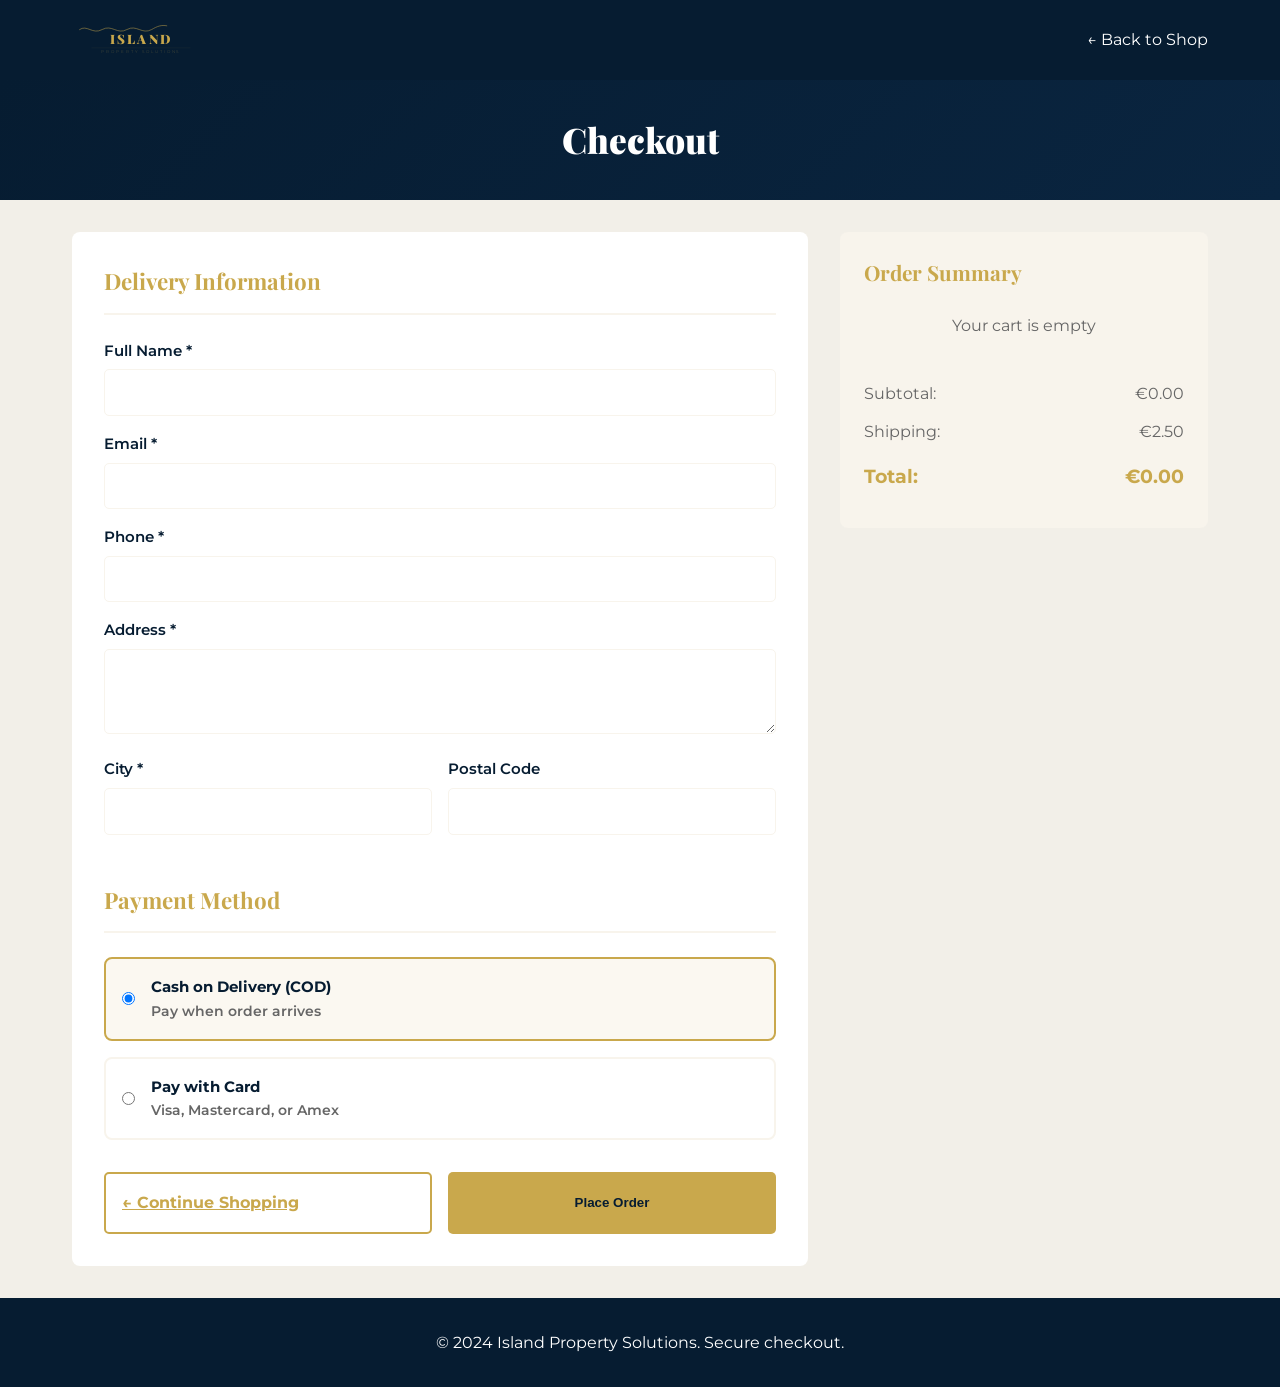
<file: checkout.html>
<!DOCTYPE html>
<html lang="en">
<head>
    <meta charset="UTF-8">
    <meta name="viewport" content="width=device-width, initial-scale=1.0">
    <title>Checkout - Island Property Solutions</title>
    <link href="https://fonts.googleapis.com/css2?family=Playfair+Display:ital,wght@0,700;0,900;1,400;1,700&family=Montserrat:wght@300;400;500;600&display=swap" rel="stylesheet">
    <link rel="preload" href="styles.css" as="style">
    
    <style>
        * { margin: 0; padding: 0; box-sizing: border-box; }
        :root { --navy: #061C31; --navy-mid: #0a2540; --gold: #C9A84C; --gold-light: #E0C270; --cream: #F8F4EC; --page: #F2EFE8; --muted: #666666; --light: #ffffff; }
        body { font-family: 'Montserrat', sans-serif; line-height: 1.6; color: var(--navy); background: var(--page); }
        header { background: var(--navy); color: var(--light); padding: 1rem 0; }
        .header-container { max-width: 1200px; margin: 0 auto; display: flex; justify-content: space-between; align-items: center; padding: 0 2rem; }
        .logo-svg { text-decoration: none; }
        .logo-svg svg { width: 140px; }
        nav a { color: var(--light); text-decoration: none; margin-left: 2rem; }
        .container { max-width: 1200px; margin: 0 auto; padding: 0 2rem; }
        .page-header { background: linear-gradient(135deg, var(--navy) 0%, var(--navy-mid) 100%); color: var(--light); padding: 2rem; text-align: center; }
        .page-header h1 { font-family: 'Playfair Display', serif; font-size: 2.2rem; font-weight: 900; }
        .checkout-container { display: grid; grid-template-columns: 2fr 1fr; gap: 2rem; margin: 2rem 0; }
        .checkout-form { background: var(--light); padding: 2rem; border-radius: 8px; }
        .form-section { margin-bottom: 2rem; }
        .form-section h2 { font-family: 'Playfair Display', serif; font-size: 1.4rem; color: var(--gold); margin-bottom: 1.5rem; padding-bottom: 0.8rem; border-bottom: 2px solid var(--cream); font-weight: 700; }
        .form-group { margin-bottom: 1rem; }
        label { display: block; margin-bottom: 0.4rem; font-weight: 600; font-size: 0.95rem; }
        input, select, textarea { width: 100%; padding: 0.8rem; border: 1px solid var(--cream); border-radius: 5px; font-family: inherit; font-size: 0.95rem; }
        .form-row { display: grid; grid-template-columns: 1fr 1fr; gap: 1rem; }
        .order-summary { background: var(--cream); padding: 1.5rem; border-radius: 8px; height: fit-content; }
        .order-summary h2 { font-family: 'Playfair Display', serif; font-size: 1.3rem; color: var(--gold); margin-bottom: 1.5rem; font-weight: 700; }
        .cart-items { margin-bottom: 1.5rem; max-height: 300px; overflow-y: auto; }
        .cart-item { display: flex; justify-content: space-between; padding: 0.8rem 0; border-bottom: 1px solid var(--cream); font-size: 0.95rem; }
        .summary-row { display: flex; justify-content: space-between; margin-bottom: 0.8rem; color: var(--muted); }
        .summary-row.total { color: var(--gold); font-weight: bold; font-size: 1.2rem; margin-top: 1rem; }
        .btn { padding: 1rem; border: none; border-radius: 5px; font-weight: bold; cursor: pointer; transition: all 0.3s; }
        .btn-primary { background: var(--gold); color: var(--navy); }
        .btn-primary:hover { background: var(--gold-light); transform: translateY(-2px); }
        .btn-secondary { background: transparent; color: var(--gold); border: 2px solid var(--gold); }
        .success-message { display: none; background: var(--cream); border: 2px solid var(--gold); padding: 2rem; border-radius: 8px; text-align: center; margin: 2rem 0; }
        .success-message.show { display: block; }
        .success-message h2 { color: var(--gold); font-family: 'Playfair Display', serif; margin-bottom: 1rem; font-size: 1.8rem; font-weight: 900; }
        .button-group { display: grid; grid-template-columns: 1fr 1fr; gap: 1rem; margin-top: 2rem; }
        footer { background: var(--navy); color: var(--light); text-align: center; padding: 2rem; }
        .payment-option { display: flex; align-items: center; padding: 1rem; border: 2px solid var(--cream); border-radius: 8px; cursor: pointer; margin-bottom: 1rem; }
        .payment-option input { width: auto; margin-right: 1rem; }
        .card-fields { display: none; margin-top: 1rem; padding-top: 1rem; border-top: 1px solid var(--cream); }
        .card-fields.show { display: block; }
        @media (max-width: 768px) {
            .checkout-container { grid-template-columns: 1fr; }
            .form-row { grid-template-columns: 1fr; }
            .button-group { grid-template-columns: 1fr; }
            .page-header h1 { font-size: 1.6rem; }
        }
    </style>
</head>
<body>
    <header>
        <div class="header-container">
            <a href="index.html" class="logo-svg">
                <svg viewBox="0 0 260 68" width="160" height="40">
                    <path d="M14,22 C28,12 38,32 56,22 C74,12 84,32 102,22 C120,12 130,32 148,22 C158,16 166,13 176,15" fill="none" stroke="#C9A84C" stroke-width="1.5" stroke-linecap="round" opacity="0.6"/>
                    <text x="128" y="48" text-anchor="middle" font-family="'Playfair Display',serif" font-size="24" font-weight="900" letter-spacing="4" fill="#C9A84C">ISLAND</text>
                    <line x1="36" y1="56" x2="220" y2="56" stroke="#C9A84C" stroke-width="0.5" opacity="0.18"/>
                    <text x="128" y="65" text-anchor="middle" font-family="'Montserrat',sans-serif" font-size="7" font-weight="300" letter-spacing="3.5" fill="#C9A84C" opacity="0.4">PROPERTY SOLUTIONS</text>
                </svg>
            </a>
            <nav>
                <a href="shop.html">← Back to Shop</a>
            </nav>
        </div>
    </header>

    <section class="page-header">
        <div class="container">
            <h1>Checkout</h1>
        </div>
    </section>

    <div class="container">
        <div class="success-message" id="successMessage">
            <h2>✓ Order Confirmed</h2>
            <p>Thank you for your purchase!</p>
            <div id="orderNumber" style="font-weight: bold; color: var(--gold); font-size: 1.1rem; margin-top: 1rem;"></div>
            <p style="margin-top: 1rem;">We will contact you shortly with delivery details.</p>
            <a href="shop.html" class="btn btn-primary" style="display: inline-block; width: auto; margin-top: 1rem;">Continue Shopping</a>
        </div>

        <div id="checkoutForm">
            <div class="checkout-container">
                <div class="checkout-form">
                    <div class="form-section">
                        <h2>Delivery Information</h2>
                        <div class="form-group">
                            <label>Full Name *</label>
                            <input type="text" id="fullName" required>
                        </div>
                        <div class="form-group">
                            <label>Email *</label>
                            <input type="email" id="email" required>
                        </div>
                        <div class="form-group">
                            <label>Phone *</label>
                            <input type="tel" id="phone" required>
                        </div>
                        <div class="form-group">
                            <label>Address *</label>
                            <textarea id="address" rows="3" required></textarea>
                        </div>
                        <div class="form-row">
                            <div class="form-group">
                                <label>City *</label>
                                <input type="text" id="city" required>
                            </div>
                            <div class="form-group">
                                <label>Postal Code</label>
                                <input type="text" id="postalCode">
                            </div>
                        </div>
                    </div>

                    <div class="form-section">
                        <h2>Payment Method</h2>
                        <label class="payment-option" id="codOption">
                            <input type="radio" name="paymentMethod" value="cod" checked onchange="togglePaymentMethod('cod')">
                            <div>
                                <strong>Cash on Delivery (COD)</strong>
                                <div style="font-size: 0.9rem; color: var(--muted);">Pay when order arrives</div>
                            </div>
                        </label>

                        <label class="payment-option" id="cardOption">
                            <input type="radio" name="paymentMethod" value="card" onchange="togglePaymentMethod('card')">
                            <div>
                                <strong>Pay with Card</strong>
                                <div style="font-size: 0.9rem; color: var(--muted);">Visa, Mastercard, or Amex</div>
                            </div>
                        </label>

                        <div class="card-fields" id="cardFields">
                            <div class="form-group">
                                <label>Cardholder Name *</label>
                                <input type="text" id="cardName">
                            </div>
                            <div class="form-group">
                                <label>Card Number *</label>
                                <input type="text" id="cardNumber" placeholder="1234 5678 9012 3456">
                            </div>
                            <div class="form-row">
                                <div class="form-group">
                                    <label>Expiry (MM/YY) *</label>
                                    <input type="text" id="cardExpiry" placeholder="12/25">
                                </div>
                                <div class="form-group">
                                    <label>CVV *</label>
                                    <input type="text" id="cardCVV" placeholder="123">
                                </div>
                            </div>
                        </div>
                    </div>

                    <div class="button-group">
                        <a href="shop.html" class="btn btn-secondary">← Continue Shopping</a>
                        <button class="btn btn-primary" onclick="placeOrder()">Place Order</button>
                    </div>
                </div>

                <div class="order-summary">
                    <h2>Order Summary</h2>
                    <div class="cart-items" id="cartItems"></div>
                    <div style="padding-top: 1rem; border-top: 2px solid var(--cream);">
                        <div class="summary-row">
                            <span>Subtotal:</span>
                            <span id="subtotal">€0.00</span>
                        </div>
                        <div class="summary-row">
                            <span>Shipping:</span>
                            <span>€2.50</span>
                        </div>
                        <div class="summary-row total">
                            <span>Total:</span>
                            <span id="total">€0.00</span>
                        </div>
                    </div>
                </div>
            </div>
        </div>
    </div>

    <footer>
        <p>&copy; 2024 Island Property Solutions. Secure checkout.</p>
    </footer>

    <script>
        function getCart() {
            try { return JSON.parse(localStorage.getItem('cart')) || []; }
            catch (e) { return []; }
        }
        
        function loadCheckoutCart() {
            const cart = getCart();
            const container = document.getElementById('cartItems');
            if (!container) return;
            if (cart.length === 0) {
                container.innerHTML = '<p style="text-align: center; color: #666;">Your cart is empty</p>';
                return;
            }
            let subtotal = 0;
            container.innerHTML = cart.map(item => {
                const itemTotal = item.price * item.quantity;
                subtotal += itemTotal;
                return `<div class="cart-item"><div><strong>${item.name}</strong><div style="font-size: 0.9rem; color: var(--muted);">Qty: ${item.quantity}</div></div><div style="color: var(--gold); font-weight: bold;">€${itemTotal.toFixed(2)}</div></div>`;
            }).join('');
            const total = subtotal + 2.50;
            document.getElementById('subtotal').textContent = `€${subtotal.toFixed(2)}`;
            document.getElementById('total').textContent = `€${total.toFixed(2)}`;
        }
        
        if (document.readyState === 'loading') {
            document.addEventListener('DOMContentLoaded', loadCheckoutCart);
        } else {
            loadCheckoutCart();
        }
    </script>

    <link rel="stylesheet" href="styles.css">
    <script src="script.js" defer></script>
    <script src="checkout.js" defer></script>
</body>
</html>
</file>
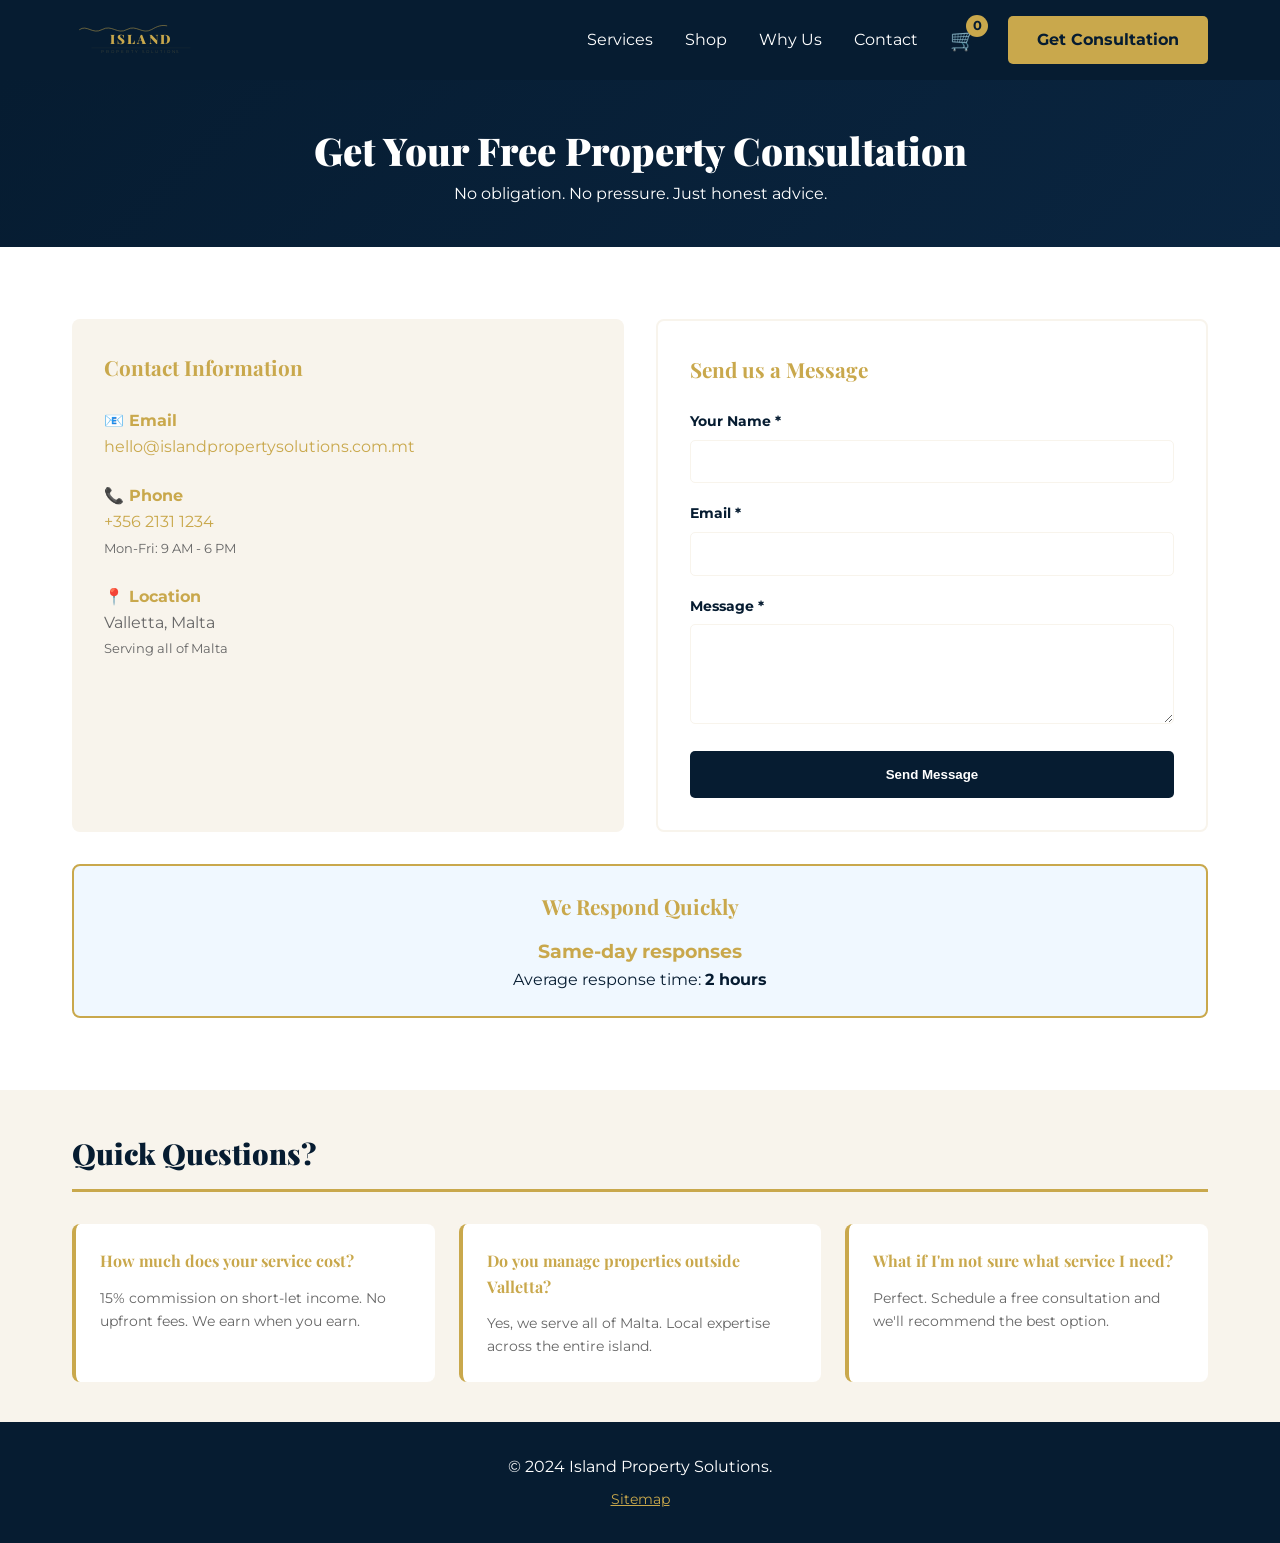
<file: contact.html>
<!DOCTYPE html>
<html lang="en">
<head>
    <meta charset="UTF-8">
    <meta name="viewport" content="width=device-width, initial-scale=1.0">
    <meta name="description" content="Contact Island Property Solutions for property management services in Malta.">
    <title>Contact - Island Property Solutions | Get Free Consultation</title>
    <link href="https://fonts.googleapis.com/css2?family=Playfair+Display:ital,wght@0,700;0,900;1,400;1,700&family=Montserrat:wght@300;400;500;600&display=swap" rel="stylesheet">
    <link rel="preload" href="styles.css" as="style">
    
    <style>
        * { margin: 0; padding: 0; box-sizing: border-box; }
        :root { --navy: #061C31; --navy-mid: #0a2540; --gold: #C9A84C; --gold-light: #E0C270; --cream: #F8F4EC; --page: #F2EFE8; --muted: #666666; --light: #ffffff; }
        body { font-family: 'Montserrat', sans-serif; line-height: 1.6; color: var(--navy); background: var(--page); }
        header { background: var(--navy); color: var(--light); padding: 1rem 0; position: sticky; top: 0; z-index: 100; }
        .header-container { max-width: 1200px; margin: 0 auto; display: flex; justify-content: space-between; align-items: center; padding: 0 2rem; }
        .logo-svg { text-decoration: none; }
        .logo-svg svg { width: 140px; }
        nav { display: flex; gap: 2rem; align-items: center; }
        nav a { color: var(--light); text-decoration: none; }
        .cart-icon { position: relative; font-size: 1.3rem; }
        .cart-count { position: absolute; top: -8px; right: -12px; background: var(--gold); color: var(--navy); border-radius: 50%; width: 22px; height: 22px; display: flex; align-items: center; justify-content: center; font-size: 0.8rem; font-weight: bold; }
        .cta-button { background: var(--gold); color: var(--navy); padding: 0.7rem 1.8rem; border-radius: 5px; font-weight: bold; text-decoration: none; }
        .container { max-width: 1200px; margin: 0 auto; padding: 0 2rem; }
        .page-header { background: linear-gradient(135deg, var(--navy) 0%, var(--navy-mid) 100%); color: var(--light); padding: 2.5rem 2rem; text-align: center; }
        .page-header h1 { font-family: 'Playfair Display', serif; font-size: 2.4rem; font-weight: 900; }
        section { padding: 2.5rem 0; }
        .contact-grid { display: grid; grid-template-columns: 1fr 1fr; gap: 2rem; margin-top: 2rem; }
        .contact-box { background: var(--cream); padding: 2rem; border-radius: 8px; }
        .contact-box h3 { color: var(--gold); margin-bottom: 1.5rem; font-size: 1.3rem; font-family: 'Playfair Display', serif; font-weight: 700; }
        .contact-item { margin-bottom: 1.5rem; }
        .contact-label { color: var(--gold); font-weight: bold; margin-bottom: 0.3rem; }
        .contact-value { color: var(--muted); font-size: 1rem; }
        .contact-value a { color: var(--gold); text-decoration: none; }
        .form-box { background: var(--light); padding: 2rem; border-radius: 8px; border: 2px solid var(--cream); }
        .form-box h3 { color: var(--gold); margin-bottom: 1.5rem; font-size: 1.3rem; font-family: 'Playfair Display', serif; font-weight: 700; }
        .form-group { margin-bottom: 1.2rem; }
        label { display: block; margin-bottom: 0.4rem; font-weight: bold; font-size: 0.9rem; }
        input, textarea { width: 100%; padding: 0.8rem; border: 1px solid var(--cream); border-radius: 5px; font-family: inherit; }
        textarea { resize: vertical; min-height: 100px; }
        .submit-btn { background: var(--navy); color: var(--light); padding: 1rem; border: none; border-radius: 5px; font-weight: bold; cursor: pointer; width: 100%; }
        .submit-btn:hover { background: var(--gold); color: var(--navy); }
        .response-message { padding: 1rem; border-radius: 5px; margin-bottom: 1rem; display: none; background: #d4edda; color: #155724; border: 1px solid #c3e6cb; }
        .response-message.show { display: block; }
        .trust-box { background: #f0f8ff; padding: 1.5rem; border-radius: 8px; border: 2px solid var(--gold); text-align: center; margin: 2rem 0; }
        .trust-box h3 { color: var(--gold); margin-bottom: 0.8rem; font-size: 1.3rem; font-family: 'Playfair Display', serif; }
        .faq-grid { display: grid; grid-template-columns: repeat(auto-fit, minmax(300px, 1fr)); gap: 1.5rem; margin-top: 2rem; }
        .faq-item { background: var(--light); padding: 1.5rem; border-radius: 8px; border-left: 4px solid var(--gold); }
        .faq-question { color: var(--gold); font-weight: bold; margin-bottom: 0.8rem; font-family: 'Playfair Display', serif; }
        .faq-answer { color: var(--muted); font-size: 0.9rem; }
        .section-title { font-family: 'Playfair Display', serif; font-size: 1.8rem; margin-bottom: 1.5rem; color: var(--navy); border-bottom: 3px solid var(--gold); padding-bottom: 0.8rem; font-weight: 900; }
        footer { background: var(--navy); color: var(--light); text-align: center; padding: 2rem; }
        footer a { color: var(--gold); }
        @media (max-width: 768px) {
            .header-container { flex-direction: column; gap: 1rem; }
            nav { flex-direction: column; width: 100%; }
            .page-header h1 { font-size: 1.8rem; }
            .contact-grid { grid-template-columns: 1fr; }
        }
    </style>
</head>
<body>
    <header>
        <div class="header-container">
            <a href="index.html" class="logo-svg">
                <svg viewBox="0 0 260 68" width="160" height="40">
                    <path d="M14,22 C28,12 38,32 56,22 C74,12 84,32 102,22 C120,12 130,32 148,22 C158,16 166,13 176,15" fill="none" stroke="#C9A84C" stroke-width="1.5" stroke-linecap="round" opacity="0.6"/>
                    <text x="128" y="48" text-anchor="middle" font-family="'Playfair Display',serif" font-size="24" font-weight="900" letter-spacing="4" fill="#C9A84C">ISLAND</text>
                    <line x1="36" y1="56" x2="220" y2="56" stroke="#C9A84C" stroke-width="0.5" opacity="0.18"/>
                    <text x="128" y="65" text-anchor="middle" font-family="'Montserrat',sans-serif" font-size="7" font-weight="300" letter-spacing="3.5" fill="#C9A84C" opacity="0.4">PROPERTY SOLUTIONS</text>
                </svg>
            </a>
            <nav>
                <a href="services.html">Services</a>
                <a href="shop.html">Shop</a>
                <a href="why-us.html">Why Us</a>
                <a href="contact.html">Contact</a>
                <a href="shop.html" class="cart-icon">🛒 <span class="cart-count" id="cart-count">0</span></a>
                <a href="contact.html" class="cta-button">Get Consultation</a>
            </nav>
        </div>
    </header>

    <section class="page-header">
        <div class="container">
            <h1>Get Your Free Property Consultation</h1>
            <p>No obligation. No pressure. Just honest advice.</p>
        </div>
    </section>

    <section style="background: var(--light);">
        <div class="container">
            <div class="contact-grid">
                <div class="contact-box">
                    <h3>Contact Information</h3>
                    <div class="contact-item">
                        <span class="contact-label">📧 Email</span>
                        <div class="contact-value">
                            <a href="mailto:hello@islandpropertysolutions.com.mt">hello@islandpropertysolutions.com.mt</a>
                        </div>
                    </div>
                    <div class="contact-item">
                        <span class="contact-label">📞 Phone</span>
                        <div class="contact-value">
                            <a href="tel:+35621311234">+356 2131 1234</a><br>
                            <small style="color: var(--muted);">Mon-Fri: 9 AM - 6 PM</small>
                        </div>
                    </div>
                    <div class="contact-item">
                        <span class="contact-label">📍 Location</span>
                        <div class="contact-value">
                            Valletta, Malta<br>
                            <small style="color: var(--muted);">Serving all of Malta</small>
                        </div>
                    </div>
                </div>

                <div class="form-box">
                    <h3>Send us a Message</h3>
                    <div id="response-message" class="response-message">Thank you! We'll be in touch within 2 hours.</div>
                    <form id="contactForm" onsubmit="handleContactSubmit(event)">
                        <div class="form-group">
                            <label>Your Name *</label>
                            <input type="text" required>
                        </div>
                        <div class="form-group">
                            <label>Email *</label>
                            <input type="email" required>
                        </div>
                        <div class="form-group">
                            <label>Message *</label>
                            <textarea required></textarea>
                        </div>
                        <button type="submit" class="submit-btn">Send Message</button>
                    </form>
                </div>
            </div>

            <div class="trust-box">
                <h3>We Respond Quickly</h3>
                <p><strong style="color: var(--gold); font-size: 1.2rem;">Same-day responses</strong></p>
                <p>Average response time: <strong>2 hours</strong></p>
            </div>
        </div>
    </section>

    <section style="background: var(--cream);">
        <div class="container">
            <h2 class="section-title">Quick Questions?</h2>
            <div class="faq-grid">
                <div class="faq-item">
                    <div class="faq-question">How much does your service cost?</div>
                    <div class="faq-answer">15% commission on short-let income. No upfront fees. We earn when you earn.</div>
                </div>
                <div class="faq-item">
                    <div class="faq-question">Do you manage properties outside Valletta?</div>
                    <div class="faq-answer">Yes, we serve all of Malta. Local expertise across the entire island.</div>
                </div>
                <div class="faq-item">
                    <div class="faq-question">What if I'm not sure what service I need?</div>
                    <div class="faq-answer">Perfect. Schedule a free consultation and we'll recommend the best option.</div>
                </div>
            </div>
        </div>
    </section>

    <footer>
        <p>&copy; 2024 Island Property Solutions.</p>
        <p style="margin-top: 0.5rem; font-size: 0.9rem;"><a href="sitemap.xml">Sitemap</a></p>
    </footer>

    <script>
        function getCart() { try { return JSON.parse(localStorage.getItem('cart')) || []; } catch (e) { return []; } }
        function updateCartCount() { const cart = getCart(); const count = cart.reduce((total, item) => total + item.quantity, 0); document.getElementById('cart-count').textContent = count; }
        if (document.readyState === 'loading') { document.addEventListener('DOMContentLoaded', updateCartCount); } else { updateCartCount(); }
    </script>

    <link rel="stylesheet" href="styles.css">
    <script src="script.js" defer></script>
</body>
</html>
</file>
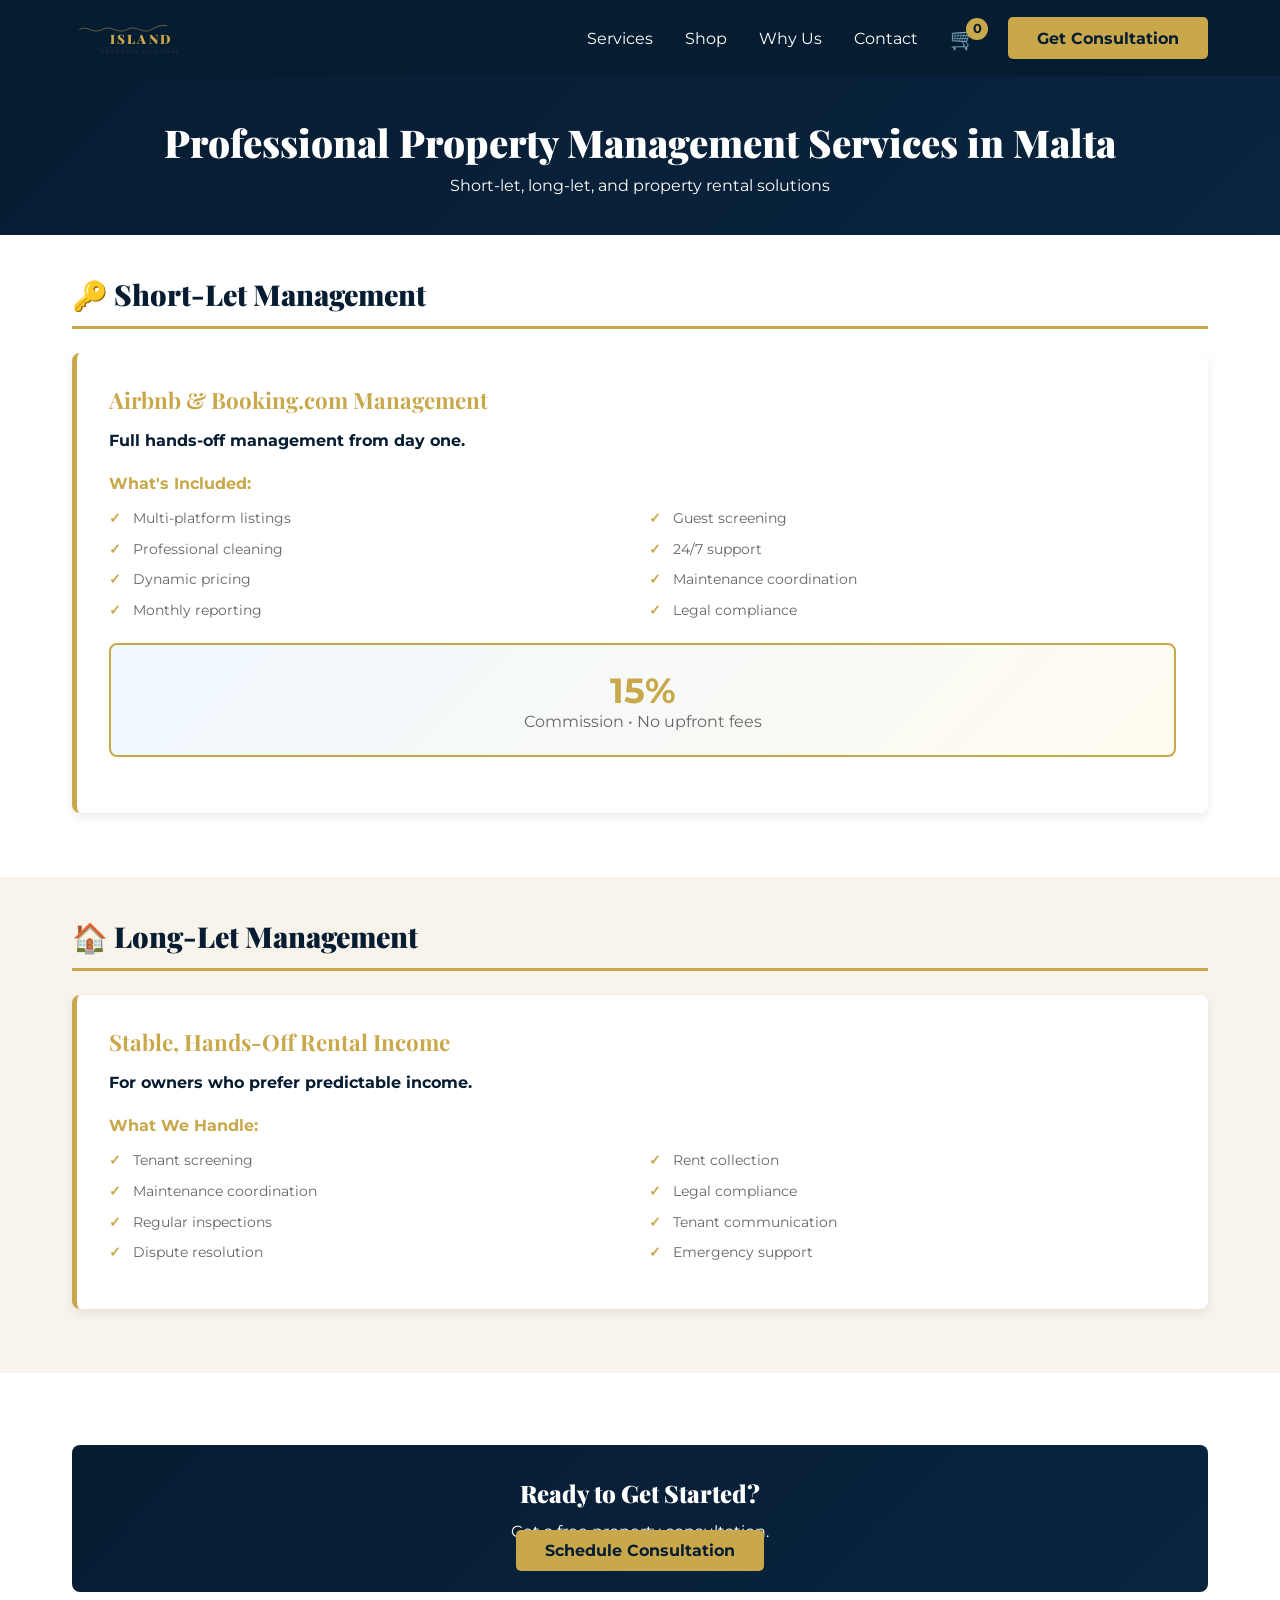
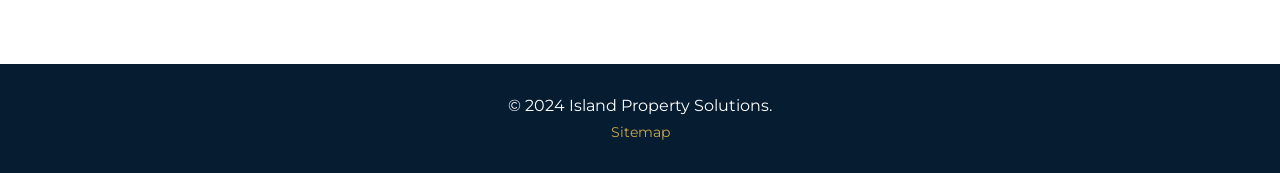
<file: services.html>
<!DOCTYPE html>
<html lang="en">
<head>
    <meta charset="UTF-8">
    <meta name="viewport" content="width=device-width, initial-scale=1.0">
    <meta name="description" content="Professional property management services in Malta. Short-let management, long-let management, Airbnb management.">
    <title>Services - Island Property Solutions | Property Management Malta</title>
    <link href="https://fonts.googleapis.com/css2?family=Playfair+Display:ital,wght@0,700;0,900;1,400;1,700&family=Montserrat:wght@300;400;500;600&display=swap" rel="stylesheet">
    <link rel="preload" href="styles.css" as="style">
    
    <style>
        * { margin: 0; padding: 0; box-sizing: border-box; }
        :root { --navy: #061C31; --navy-mid: #0a2540; --gold: #C9A84C; --gold-light: #E0C270; --cream: #F8F4EC; --page: #F2EFE8; --muted: #666666; --light: #ffffff; }
        body { font-family: 'Montserrat', sans-serif; color: var(--navy); background: var(--page); }
        header { background: var(--navy); color: var(--light); padding: 1rem 0; position: sticky; top: 0; z-index: 100; }
        .header-container { max-width: 1200px; margin: 0 auto; display: flex; justify-content: space-between; align-items: center; padding: 0 2rem; }
        .logo-svg { text-decoration: none; }
        .logo-svg svg { width: 140px; }
        nav { display: flex; gap: 2rem; align-items: center; }
        nav a { color: var(--light); text-decoration: none; transition: color 0.3s; }
        nav a:hover { color: var(--gold); }
        .cart-icon { position: relative; cursor: pointer; font-size: 1.3rem; }
        .cart-count { position: absolute; top: -8px; right: -12px; background: var(--gold); color: var(--navy); border-radius: 50%; width: 22px; height: 22px; display: flex; align-items: center; justify-content: center; font-size: 0.8rem; font-weight: bold; }
        .cta-button { background: var(--gold); color: var(--navy); padding: 0.7rem 1.8rem; border-radius: 5px; font-weight: bold; text-decoration: none; border: none; cursor: pointer; transition: all 0.3s; }
        .cta-button:hover { background: var(--gold-light); transform: translateY(-2px); }
        .container { max-width: 1200px; margin: 0 auto; padding: 0 2rem; }
        .page-header { background: linear-gradient(135deg, var(--navy) 0%, var(--navy-mid) 100%); color: var(--light); padding: 2.5rem 2rem; text-align: center; }
        .page-header h1 { font-family: 'Playfair Display', serif; font-size: 2.4rem; font-weight: 900; margin-bottom: 0.5rem; }
        section { padding: 2.5rem 0; }
        .section-title { font-family: 'Playfair Display', serif; font-size: 1.8rem; margin-bottom: 1.5rem; color: var(--navy); border-bottom: 3px solid var(--gold); padding-bottom: 0.8rem; font-weight: 900; }
        .service-box { background: var(--light); padding: 2rem; border-radius: 8px; margin-bottom: 1.5rem; border-left: 5px solid var(--gold); box-shadow: 0 4px 10px rgba(0,0,0,0.08); }
        .service-box h3 { color: var(--gold); margin-bottom: 1rem; font-size: 1.4rem; font-family: 'Playfair Display', serif; font-weight: 700; }
        .quick-list { display: grid; grid-template-columns: 1fr 1fr; gap: 0.8rem; margin: 1rem 0; list-style: none; }
        .quick-list li { padding-left: 1.5rem; position: relative; color: var(--muted); font-size: 0.9rem; }
        .quick-list li:before { content: "✓"; position: absolute; left: 0; color: var(--gold); font-weight: bold; }
        .pricing-highlight { background: linear-gradient(135deg, #f0f8ff 0%, #fffbf0 100%); padding: 1.5rem; border-radius: 8px; border: 2px solid var(--gold); margin: 1.5rem 0; text-align: center; }
        .price-number { font-size: 2.2rem; color: var(--gold); font-weight: bold; }
        .cta-box { background: linear-gradient(135deg, var(--navy) 0%, var(--navy-mid) 100%); color: var(--light); padding: 2rem; border-radius: 8px; text-align: center; margin: 2rem 0; }
        .cta-box h3 { margin-bottom: 0.8rem; font-size: 1.5rem; font-family: 'Playfair Display', serif; font-weight: 900; }
        footer { background: var(--navy); color: var(--light); text-align: center; padding: 2rem; }
        footer a { color: var(--gold); text-decoration: none; }
        @media (max-width: 768px) {
            .header-container { flex-direction: column; gap: 1rem; }
            nav { flex-direction: column; width: 100%; }
            .page-header h1 { font-size: 1.8rem; }
            .quick-list { grid-template-columns: 1fr; }
        }
    </style>
</head>
<body>
    <header>
        <div class="header-container">
            <a href="index.html" class="logo-svg">
                <svg viewBox="0 0 260 68" width="160" height="40">
                    <path d="M14,22 C28,12 38,32 56,22 C74,12 84,32 102,22 C120,12 130,32 148,22 C158,16 166,13 176,15" fill="none" stroke="#C9A84C" stroke-width="1.5" stroke-linecap="round" opacity="0.6"/>
                    <text x="128" y="48" text-anchor="middle" font-family="'Playfair Display',serif" font-size="24" font-weight="900" letter-spacing="4" fill="#C9A84C">ISLAND</text>
                    <line x1="36" y1="56" x2="220" y2="56" stroke="#C9A84C" stroke-width="0.5" opacity="0.18"/>
                    <text x="128" y="65" text-anchor="middle" font-family="'Montserrat',sans-serif" font-size="7" font-weight="300" letter-spacing="3.5" fill="#C9A84C" opacity="0.4">PROPERTY SOLUTIONS</text>
                </svg>
            </a>
            <nav>
                <a href="services.html">Services</a>
                <a href="shop.html">Shop</a>
                <a href="why-us.html">Why Us</a>
                <a href="contact.html">Contact</a>
                <a href="shop.html" class="cart-icon">🛒 <span class="cart-count" id="cart-count">0</span></a>
                <a href="contact.html" class="cta-button">Get Consultation</a>
            </nav>
        </div>
    </header>

    <section class="page-header">
        <div class="container">
            <h1>Professional Property Management Services in Malta</h1>
            <p>Short-let, long-let, and property rental solutions</p>
        </div>
    </section>

    <section style="background: var(--light);">
        <div class="container">
            <h2 class="section-title">🔑 Short-Let Management</h2>
            <div class="service-box">
                <h3>Airbnb & Booking.com Management</h3>
                <p><strong>Full hands-off management from day one.</strong></p>
                <h4 style="color: var(--gold); margin-top: 1.5rem; margin-bottom: 0.8rem;">What's Included:</h4>
                <ul class="quick-list">
                    <li>Multi-platform listings</li><li>Guest screening</li><li>Professional cleaning</li><li>24/7 support</li>
                    <li>Dynamic pricing</li><li>Maintenance coordination</li><li>Monthly reporting</li><li>Legal compliance</li>
                </ul>
                <div class="pricing-highlight">
                    <div class="price-number">15%</div>
                    <div style="color: var(--muted);">Commission • No upfront fees</div>
                </div>
            </div>
        </div>
    </section>

    <section style="background: var(--cream);">
        <div class="container">
            <h2 class="section-title">🏠 Long-Let Management</h2>
            <div class="service-box">
                <h3>Stable, Hands-Off Rental Income</h3>
                <p><strong>For owners who prefer predictable income.</strong></p>
                <h4 style="color: var(--gold); margin-top: 1.5rem; margin-bottom: 0.8rem;">What We Handle:</h4>
                <ul class="quick-list">
                    <li>Tenant screening</li><li>Rent collection</li><li>Maintenance coordination</li><li>Legal compliance</li>
                    <li>Regular inspections</li><li>Tenant communication</li><li>Dispute resolution</li><li>Emergency support</li>
                </ul>
            </div>
        </div>
    </section>

    <section style="background: var(--light);">
        <div class="container">
            <div class="cta-box">
                <h3>Ready to Get Started?</h3>
                <p>Get a free property consultation.</p>
                <a href="contact.html" class="cta-button">Schedule Consultation</a>
            </div>
        </div>
    </section>

    <footer>
        <p>&copy; 2024 Island Property Solutions.</p>
        <p style="margin-top: 0.5rem; font-size: 0.9rem;"><a href="sitemap.xml">Sitemap</a></p>
    </footer>

    <script>
        function getCart() { try { return JSON.parse(localStorage.getItem('cart')) || []; } catch (e) { return []; } }
        function updateCartCount() { const cart = getCart(); const count = cart.reduce((total, item) => total + item.quantity, 0); const badge = document.getElementById('cart-count'); if (badge) badge.textContent = count; }
        if (document.readyState === 'loading') { document.addEventListener('DOMContentLoaded', updateCartCount); } else { updateCartCount(); }
    </script>

    <link rel="stylesheet" href="styles.css">
    <script src="script.js" defer></script>
</body>
</html>
</file>
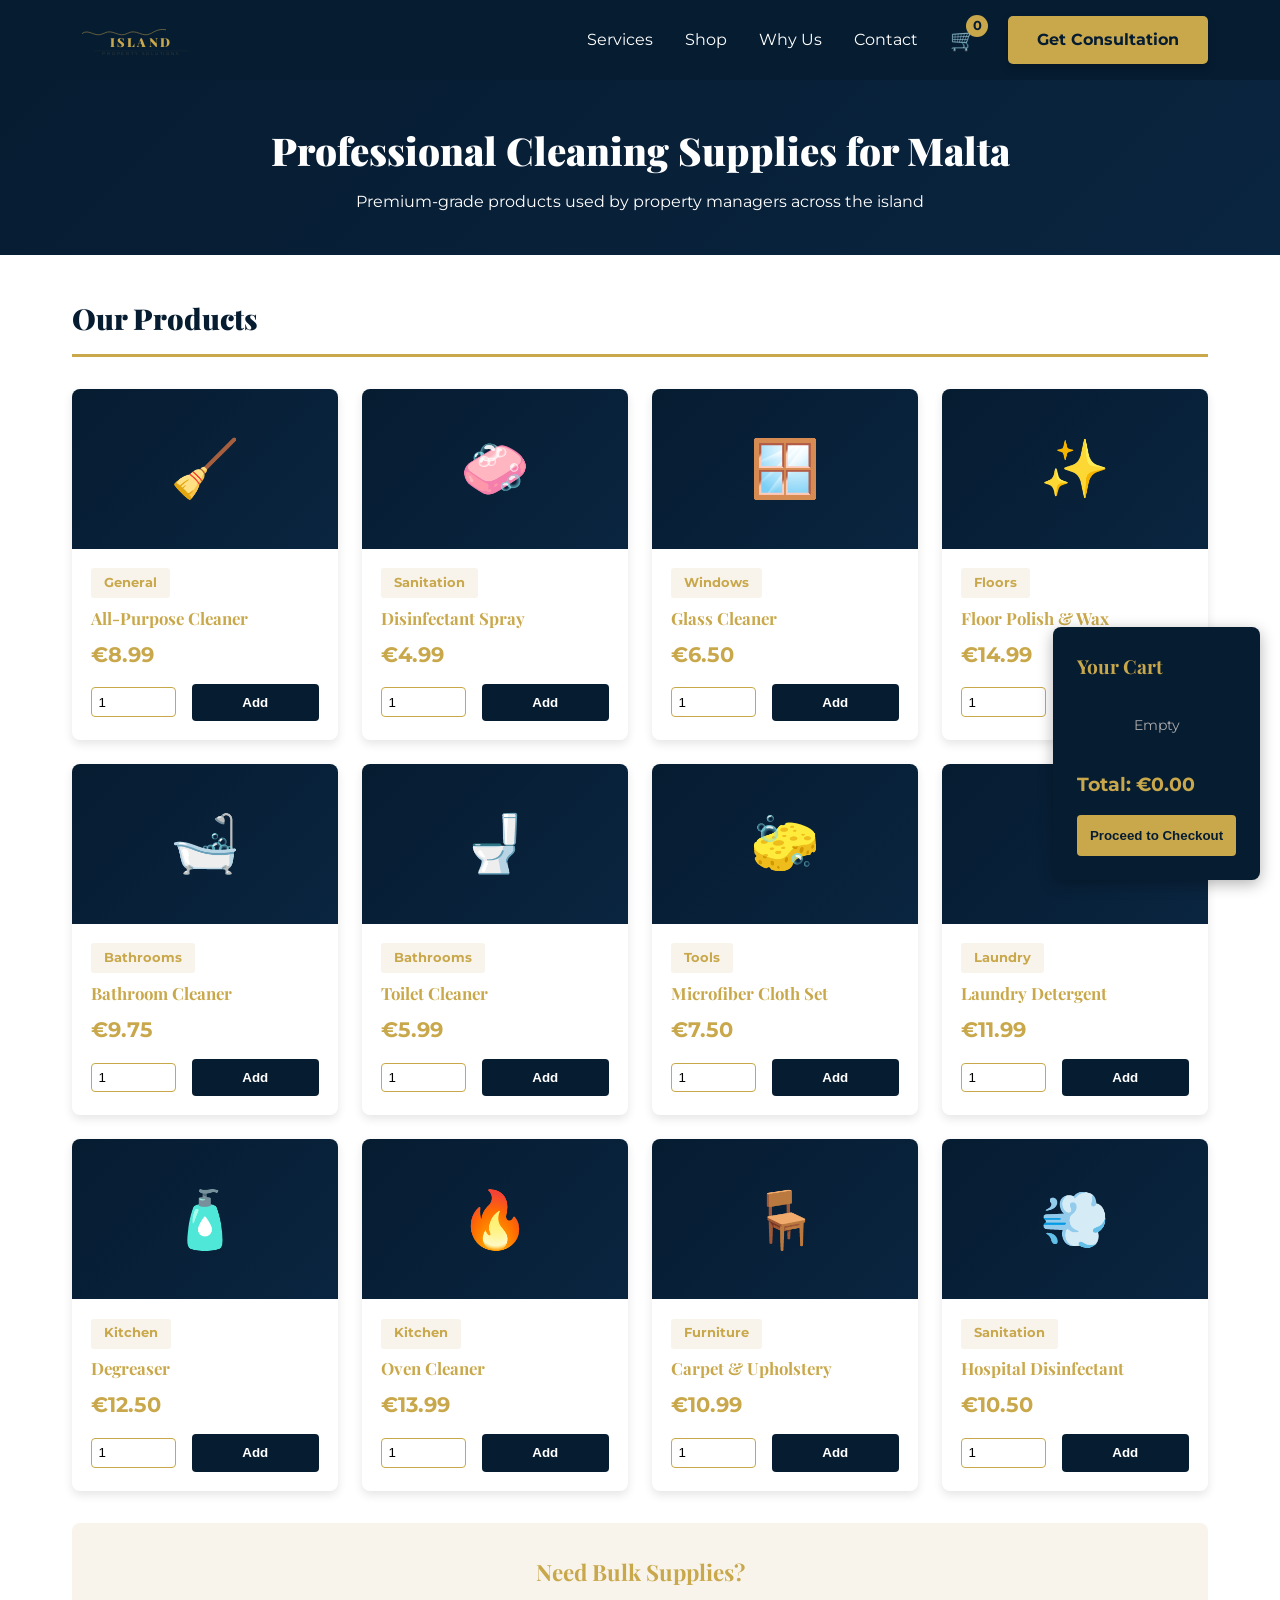
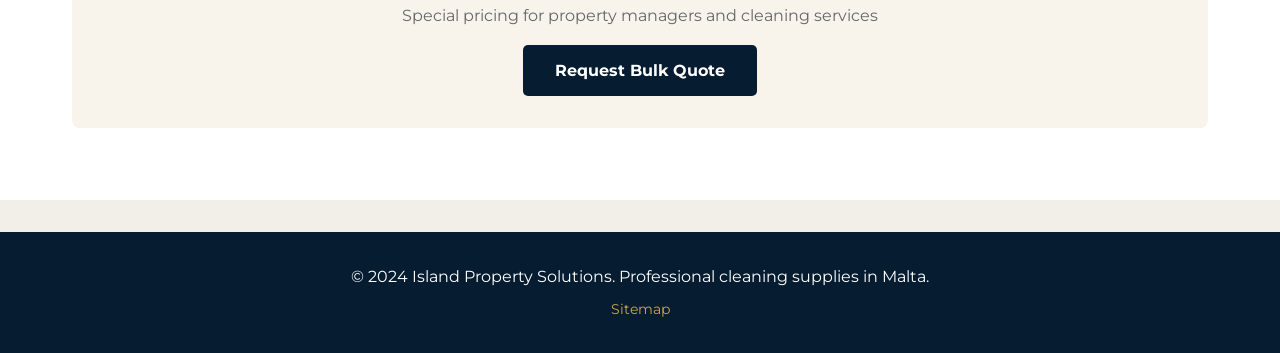
<file: shop.html>
<!DOCTYPE html>
<html lang="en">
<head>
    <meta charset="UTF-8">
    <meta name="viewport" content="width=device-width, initial-scale=1.0">
    <meta name="description" content="Professional cleaning supplies for Malta properties. Buy premium cleaning products, disinfectants, and maintenance supplies. Bulk orders available with fast delivery.">
    <meta name="keywords" content="cleaning supplies Malta, professional cleaners Malta, property maintenance, Airbnb cleaning supplies, rental property cleaning, bulk supplies Malta">
    <title>Shop - Island Property Solutions | Professional Cleaning Supplies Malta</title>
    <link href="https://fonts.googleapis.com/css2?family=Playfair+Display:ital,wght@0,700;0,900;1,400;1,700&family=Montserrat:wght@300;400;500;600&display=swap" rel="stylesheet">
    
    <!-- Preload external stylesheet -->
    <link rel="preload" href="styles.css" as="style">
    
    <!-- CRITICAL CSS - INLINE (Header, products grid, basic layout) -->
    <style>
        * { margin: 0; padding: 0; box-sizing: border-box; }
        :root {
            --navy: #061C31; --navy-mid: #0a2540; --gold: #C9A84C;
            --gold-light: #E0C270; --cream: #F8F4EC; --page: #F2EFE8;
            --muted: #666666; --light: #ffffff;
        }
        body { font-family: 'Montserrat', sans-serif; line-height: 1.6; color: var(--navy); background: var(--page); }
        header { background: var(--navy); color: var(--light); padding: 1rem 0; position: sticky; top: 0; z-index: 100; }
        .header-container { max-width: 1200px; margin: 0 auto; display: flex; justify-content: space-between; align-items: center; padding: 0 2rem; }
        .logo-svg { display: flex; align-items: center; text-decoration: none; }
        .logo-svg svg { width: 140px; height: auto; }
        nav { display: flex; gap: 2rem; align-items: center; }
        nav a { color: var(--light); text-decoration: none; transition: color 0.3s; }
        nav a:hover { color: var(--gold); }
        .cart-icon { position: relative; cursor: pointer; font-size: 1.3rem; }
        .cart-count { position: absolute; top: -8px; right: -12px; background: var(--gold); color: var(--navy); border-radius: 50%; width: 22px; height: 22px; display: flex; align-items: center; justify-content: center; font-size: 0.8rem; font-weight: bold; }
        .cta-button { background: var(--gold); color: var(--navy); padding: 0.7rem 1.8rem; border-radius: 5px; font-weight: bold; text-decoration: none; border: none; cursor: pointer; transition: all 0.3s; box-shadow: 0 4px 8px rgba(0,0,0,0.2); }
        .cta-button:hover { background: var(--gold-light); transform: translateY(-2px); }
        .container { max-width: 1200px; margin: 0 auto; padding: 0 2rem; }
        .page-header { background: linear-gradient(135deg, var(--navy) 0%, var(--navy-mid) 100%); color: var(--light); padding: 2.5rem 2rem; text-align: center; }
        .page-header h1 { font-family: 'Playfair Display', serif; font-size: 2.4rem; margin-bottom: 0.5rem; font-weight: 900; }
        section { padding: 2.5rem 0; }
        .section-title { font-family: 'Playfair Display', serif; font-size: 1.8rem; margin-bottom: 1.5rem; color: var(--navy); border-bottom: 3px solid var(--gold); padding-bottom: 0.8rem; font-weight: 900; }
        .products-grid { display: grid; grid-template-columns: repeat(auto-fill, minmax(220px, 1fr)); gap: 1.5rem; margin-top: 2rem; }
        .product-card { background: var(--light); border-radius: 8px; overflow: hidden; box-shadow: 0 4px 10px rgba(0,0,0,0.1); transition: all 0.3s; }
        .product-image { width: 100%; height: 160px; background: linear-gradient(135deg, var(--navy) 0%, var(--navy-mid) 100%); display: flex; align-items: center; justify-content: center; color: var(--light); font-size: 3.5rem; }
        .product-info { padding: 1.2rem; }
        .category-label { display: inline-block; background: var(--cream); color: var(--gold); padding: 0.3rem 0.8rem; border-radius: 3px; font-size: 0.8rem; font-weight: bold; margin-bottom: 0.6rem; }
        .product-name { color: var(--gold); font-weight: bold; margin-bottom: 0.5rem; font-size: 1.05rem; font-family: 'Playfair Display', serif; line-height: 1.3; }
        .product-price { color: var(--gold); font-size: 1.3rem; font-weight: bold; margin-bottom: 0.8rem; }
        .quantity-input { width: 80px; padding: 0.4rem; border: 1px solid var(--gold); border-radius: 4px; margin-right: 0.5rem; }
        .add-btn { width: calc(100% - 85px); padding: 0.7rem; background: var(--navy); color: var(--light); border: none; border-radius: 4px; cursor: pointer; font-weight: bold; transition: background 0.3s; }
        .bulk-section { background: var(--cream); padding: 2rem; border-radius: 8px; text-align: center; margin: 2rem 0; }
        .bulk-section h3 { color: var(--gold); margin-bottom: 0.8rem; font-size: 1.4rem; font-family: 'Playfair Display', serif; font-weight: 700; }
        .bulk-section p { color: var(--muted); margin-bottom: 1rem; }
        .bulk-section a { display: inline-block; padding: 0.8rem 2rem; background: var(--navy); color: var(--light); text-decoration: none; border-radius: 5px; font-weight: bold; transition: background 0.3s; }
        .bulk-section a:hover { background: var(--gold); color: var(--navy); }
        .cart-summary { position: fixed; right: 20px; bottom: 20px; background: var(--navy); color: var(--light); padding: 1.5rem; border-radius: 8px; box-shadow: 0 4px 15px rgba(0,0,0,0.3); max-width: 250px; z-index: 50; }
        .cart-summary h3 { color: var(--gold); margin-bottom: 1rem; font-family: 'Playfair Display', serif; font-size: 1.2rem; font-weight: 700; }
        .cart-items-preview { margin-bottom: 1rem; max-height: 200px; overflow-y: auto; font-size: 0.9rem; }
        .cart-item-preview { margin-bottom: 0.5rem; padding-bottom: 0.5rem; border-bottom: 1px solid rgba(201, 168, 76, 0.2); color: var(--light); }
        .cart-total { font-size: 1.2rem; font-weight: bold; color: var(--gold); margin-bottom: 1rem; }
        .checkout-btn { width: 100%; padding: 0.8rem; background: var(--gold); color: var(--navy); border: none; border-radius: 4px; cursor: pointer; font-weight: bold; transition: background 0.3s; }
        .checkout-btn:hover { background: var(--gold-light); }
        footer { background: var(--navy); color: var(--light); text-align: center; padding: 2rem; margin-top: 2rem; }
        footer a { color: var(--gold); text-decoration: none; }
        @media (max-width: 768px) {
            .header-container { flex-direction: column; gap: 1rem; }
            nav { flex-direction: column; width: 100%; }
            .page-header h1 { font-size: 1.8rem; }
            .products-grid { grid-template-columns: repeat(auto-fill, minmax(150px, 1fr)); }
            .product-image { height: 120px; font-size: 2.5rem; }
            .cart-summary { position: relative; margin: 2rem 0; right: auto; bottom: auto; max-width: 100%; }
            .logo-svg svg { width: 100px; }
        }
    </style>
</head>
<body>
    <header>
        <div class="header-container">
            <a href="index.html" class="logo-svg">
                <svg viewBox="0 0 260 68" width="160" height="40">
                    <path d="M14,22 C28,12 38,32 56,22 C74,12 84,32 102,22 C120,12 130,32 148,22 C158,16 166,13 176,15" fill="none" stroke="#C9A84C" stroke-width="1.5" stroke-linecap="round" opacity="0.6"/>
                    <text x="128" y="48" text-anchor="middle" font-family="'Playfair Display',serif" font-size="24" font-weight="900" letter-spacing="4" fill="#C9A84C">ISLAND</text>
                    <line x1="36" y1="56" x2="220" y2="56" stroke="#C9A84C" stroke-width="0.5" opacity="0.18"/>
                    <text x="128" y="65" text-anchor="middle" font-family="'Montserrat',sans-serif" font-size="7" font-weight="300" letter-spacing="3.5" fill="#C9A84C" opacity="0.4">PROPERTY SOLUTIONS</text>
                </svg>
            </a>
            <nav>
                <a href="services.html">Services</a>
                <a href="shop.html">Shop</a>
                <a href="why-us.html">Why Us</a>
                <a href="contact.html">Contact</a>
                <a href="shop.html" class="cart-icon">🛒 <span class="cart-count" id="cart-count">0</span></a>
                <a href="contact.html" class="cta-button">Get Consultation</a>
            </nav>
        </div>
    </header>

    <section class="page-header">
        <div class="container">
            <h1>Professional Cleaning Supplies for Malta</h1>
            <p>Premium-grade products used by property managers across the island</p>
        </div>
    </section>

    <section style="background: var(--light);">
        <div class="container">
            <h2 class="section-title">Our Products</h2>
            <div class="products-grid" id="productsContainer">
                <!-- Products loaded by JavaScript -->
            </div>

            <div class="bulk-section">
                <h3>Need Bulk Supplies?</h3>
                <p>Special pricing for property managers and cleaning services</p>
                <a href="contact.html">Request Bulk Quote</a>
            </div>
        </div>
    </section>

    <!-- Cart Summary (fixed position) -->
    <div class="cart-summary" id="cartSummary">
        <h3>Your Cart</h3>
        <div class="cart-items-preview" id="cartPreview">
            <div style="color: #aaa; text-align: center; padding: 1rem 0;">Empty</div>
        </div>
        <div class="cart-total" id="cartTotal">Total: €0.00</div>
        <button class="checkout-btn" onclick="goToCheckout()">Proceed to Checkout</button>
    </div>

    <footer>
        <p>&copy; 2024 Island Property Solutions. Professional cleaning supplies in Malta.</p>
        <p style="margin-top: 0.5rem; font-size: 0.9rem;"><a href="sitemap.xml">Sitemap</a></p>
    </footer>

    <!-- CRITICAL JAVASCRIPT - INLINE (Cart count update) -->
    <script>
        function getCart() {
            try {
                return JSON.parse(localStorage.getItem('cart')) || [];
            } catch (e) {
                return [];
            }
        }

        function updateCartCount() {
            const cart = getCart();
            const count = cart.reduce((total, item) => total + item.quantity, 0);
            const badge = document.getElementById('cart-count');
            if (badge) {
                badge.textContent = count;
            }
        }

        if (document.readyState === 'loading') {
            document.addEventListener('DOMContentLoaded', updateCartCount);
        } else {
            updateCartCount();
        }
    </script>

    <!-- Load non-critical CSS asynchronously -->
    <link rel="stylesheet" href="styles.css">

    <!-- Load shop-specific JavaScript with defer -->
    <script src="script.js" defer></script>
    <script src="shop.js" defer></script>
</body>
</html>
</file>
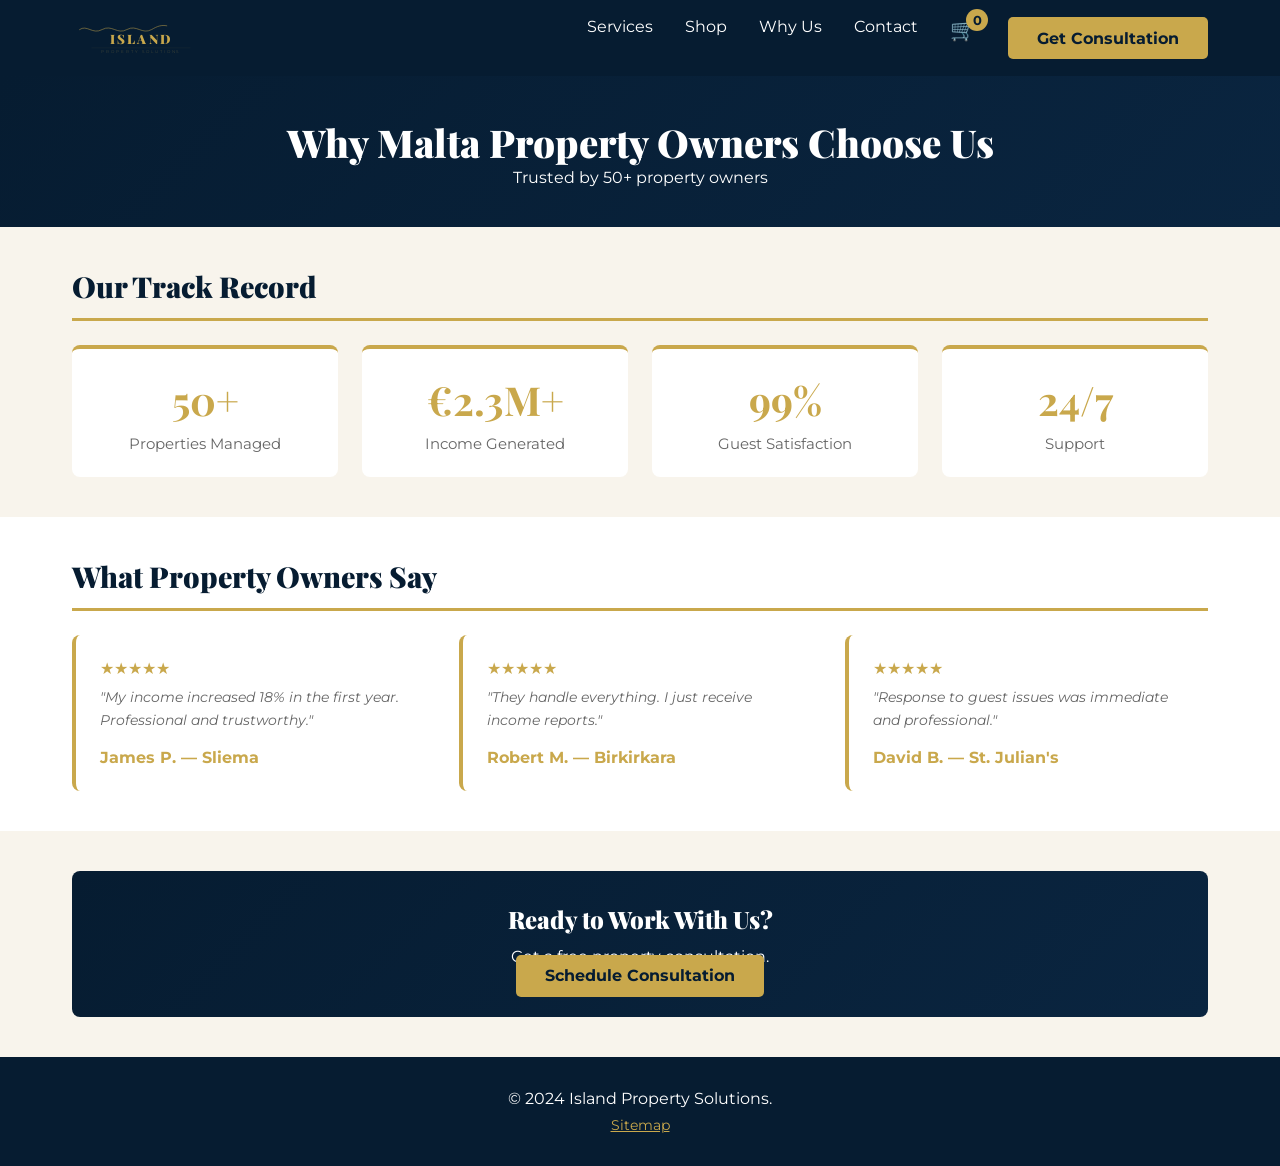
<file: why-us.html>
<!DOCTYPE html>
<html lang="en">
<head>
    <meta charset="UTF-8">
    <meta name="viewport" content="width=device-width, initial-scale=1.0">
    <meta name="description" content="Why choose Island Property Solutions? 50+ properties, €2.3M income, 99% satisfaction, 24/7 support.">
    <title>Why Island Property Solutions | Trusted Property Management Malta</title>
    <link href="https://fonts.googleapis.com/css2?family=Playfair+Display:ital,wght@0,700;0,900;1,400;1,700&family=Montserrat:wght@300;400;500;600&display=swap" rel="stylesheet">
    <link rel="preload" href="styles.css" as="style">
    
    <style>
        * { margin: 0; padding: 0; box-sizing: border-box; }
        :root { --navy: #061C31; --navy-mid: #0a2540; --gold: #C9A84C; --gold-light: #E0C270; --cream: #F8F4EC; --page: #F2EFE8; --muted: #666666; --light: #ffffff; }
        body { font-family: 'Montserrat', sans-serif; color: var(--navy); background: var(--page); }
        header { background: var(--navy); color: var(--light); padding: 1rem 0; position: sticky; top: 0; z-index: 100; }
        .header-container { max-width: 1200px; margin: 0 auto; display: flex; justify-content: space-between; align-items: center; padding: 0 2rem; }
        .logo-svg { text-decoration: none; }
        .logo-svg svg { width: 140px; }
        nav { display: flex; gap: 2rem; }
        nav a { color: var(--light); text-decoration: none; }
        .cart-icon { position: relative; font-size: 1.3rem; }
        .cart-count { position: absolute; top: -8px; right: -12px; background: var(--gold); color: var(--navy); border-radius: 50%; width: 22px; height: 22px; display: flex; align-items: center; justify-content: center; font-size: 0.8rem; font-weight: bold; }
        .cta-button { background: var(--gold); color: var(--navy); padding: 0.7rem 1.8rem; border-radius: 5px; font-weight: bold; text-decoration: none; }
        .container { max-width: 1200px; margin: 0 auto; padding: 0 2rem; }
        .page-header { background: linear-gradient(135deg, var(--navy) 0%, var(--navy-mid) 100%); color: var(--light); padding: 2.5rem 2rem; text-align: center; }
        .page-header h1 { font-family: 'Playfair Display', serif; font-size: 2.4rem; font-weight: 900; }
        section { padding: 2.5rem 0; }
        .section-title { font-family: 'Playfair Display', serif; font-size: 1.8rem; margin-bottom: 1.5rem; color: var(--navy); border-bottom: 3px solid var(--gold); padding-bottom: 0.8rem; font-weight: 900; }
        .stats-grid { display: grid; grid-template-columns: repeat(auto-fit, minmax(200px, 1fr)); gap: 1.5rem; margin-top: 1.5rem; }
        .stat-card { background: var(--light); padding: 1.5rem; border-radius: 8px; text-align: center; border-top: 4px solid var(--gold); }
        .stat-number { font-size: 2.5rem; color: var(--gold); font-weight: bold; font-family: 'Playfair Display', serif; }
        .stat-label { color: var(--muted); font-size: 0.95rem; margin-top: 0.5rem; }
        .testimonials-grid { display: grid; grid-template-columns: repeat(auto-fit, minmax(300px, 1fr)); gap: 1.5rem; margin-top: 1.5rem; }
        .testimonial-card { background: var(--light); padding: 1.5rem; border-radius: 8px; border-left: 4px solid var(--gold); }
        .stars { color: var(--gold); font-size: 1rem; margin-bottom: 0.5rem; }
        .testimonial-text { color: var(--muted); font-size: 0.9rem; line-height: 1.6; margin-bottom: 1rem; font-style: italic; }
        .testimonial-author { color: var(--gold); font-weight: bold; }
        .cta-box { background: linear-gradient(135deg, var(--navy) 0%, var(--navy-mid) 100%); color: var(--light); padding: 2rem; border-radius: 8px; text-align: center; }
        .cta-box h3 { margin-bottom: 0.8rem; font-size: 1.5rem; font-family: 'Playfair Display', serif; font-weight: 900; }
        footer { background: var(--navy); color: var(--light); text-align: center; padding: 2rem; }
        footer a { color: var(--gold); }
        @media (max-width: 768px) {
            .header-container { flex-direction: column; gap: 1rem; }
            nav { flex-direction: column; width: 100%; }
            .page-header h1 { font-size: 1.8rem; }
        }
    </style>
</head>
<body>
    <header>
        <div class="header-container">
            <a href="index.html" class="logo-svg">
                <svg viewBox="0 0 260 68" width="160" height="40">
                    <path d="M14,22 C28,12 38,32 56,22 C74,12 84,32 102,22 C120,12 130,32 148,22 C158,16 166,13 176,15" fill="none" stroke="#C9A84C" stroke-width="1.5" stroke-linecap="round" opacity="0.6"/>
                    <text x="128" y="48" text-anchor="middle" font-family="'Playfair Display',serif" font-size="24" font-weight="900" letter-spacing="4" fill="#C9A84C">ISLAND</text>
                    <line x1="36" y1="56" x2="220" y2="56" stroke="#C9A84C" stroke-width="0.5" opacity="0.18"/>
                    <text x="128" y="65" text-anchor="middle" font-family="'Montserrat',sans-serif" font-size="7" font-weight="300" letter-spacing="3.5" fill="#C9A84C" opacity="0.4">PROPERTY SOLUTIONS</text>
                </svg>
            </a>
            <nav>
                <a href="services.html">Services</a>
                <a href="shop.html">Shop</a>
                <a href="why-us.html">Why Us</a>
                <a href="contact.html">Contact</a>
                <a href="shop.html" class="cart-icon">🛒 <span class="cart-count" id="cart-count">0</span></a>
                <a href="contact.html" class="cta-button">Get Consultation</a>
            </nav>
        </div>
    </header>

    <section class="page-header">
        <div class="container">
            <h1>Why Malta Property Owners Choose Us</h1>
            <p>Trusted by 50+ property owners</p>
        </div>
    </section>

    <section style="background: var(--cream);">
        <div class="container">
            <h2 class="section-title">Our Track Record</h2>
            <div class="stats-grid">
                <div class="stat-card">
                    <div class="stat-number">50+</div>
                    <div class="stat-label">Properties Managed</div>
                </div>
                <div class="stat-card">
                    <div class="stat-number">€2.3M+</div>
                    <div class="stat-label">Income Generated</div>
                </div>
                <div class="stat-card">
                    <div class="stat-number">99%</div>
                    <div class="stat-label">Guest Satisfaction</div>
                </div>
                <div class="stat-card">
                    <div class="stat-number">24/7</div>
                    <div class="stat-label">Support</div>
                </div>
            </div>
        </div>
    </section>

    <section style="background: var(--light);">
        <div class="container">
            <h2 class="section-title">What Property Owners Say</h2>
            <div class="testimonials-grid">
                <div class="testimonial-card">
                    <div class="stars">★★★★★</div>
                    <div class="testimonial-text">"My income increased 18% in the first year. Professional and trustworthy."</div>
                    <div class="testimonial-author">James P. — Sliema</div>
                </div>
                <div class="testimonial-card">
                    <div class="stars">★★★★★</div>
                    <div class="testimonial-text">"They handle everything. I just receive income reports."</div>
                    <div class="testimonial-author">Robert M. — Birkirkara</div>
                </div>
                <div class="testimonial-card">
                    <div class="stars">★★★★★</div>
                    <div class="testimonial-text">"Response to guest issues was immediate and professional."</div>
                    <div class="testimonial-author">David B. — St. Julian's</div>
                </div>
            </div>
        </div>
    </section>

    <section style="background: var(--cream);">
        <div class="container">
            <div class="cta-box">
                <h3>Ready to Work With Us?</h3>
                <p>Get a free property consultation.</p>
                <a href="contact.html" class="cta-button">Schedule Consultation</a>
            </div>
        </div>
    </section>

    <footer>
        <p>&copy; 2024 Island Property Solutions.</p>
        <p style="margin-top: 0.5rem; font-size: 0.9rem;"><a href="sitemap.xml">Sitemap</a></p>
    </footer>

    <script>
        function getCart() { try { return JSON.parse(localStorage.getItem('cart')) || []; } catch (e) { return []; } }
        function updateCartCount() { const cart = getCart(); const count = cart.reduce((total, item) => total + item.quantity, 0); document.getElementById('cart-count').textContent = count; }
        if (document.readyState === 'loading') { document.addEventListener('DOMContentLoaded', updateCartCount); } else { updateCartCount(); }
    </script>

    <link rel="stylesheet" href="styles.css">
    <script src="script.js" defer></script>
</body>
</html>
</file>
<file: styles.css>
/* ============================================
   ISLAND PROPERTY SOLUTIONS - GLOBAL STYLES
   Non-Critical CSS (loaded async)
   ============================================ */

/* ============ ANIMATIONS ============ */
@keyframes fadeIn {
    from { opacity: 0; }
    to { opacity: 1; }
}

@keyframes slideUp {
    from { 
        opacity: 0;
        transform: translateY(20px);
    }
    to { 
        opacity: 1;
        transform: translateY(0);
    }
}

/* ============ SERVICE CARDS ============ */
.service-card {
    animation: fadeIn 0.6s ease-in;
}

.service-card:hover {
    transform: translateY(-5px);
    box-shadow: 0 8px 20px rgba(0,0,0,0.15);
}

.service-card h3 {
    transition: color 0.3s;
}

.service-card:hover h3 {
    color: var(--gold-light);
}

.service-card a:hover {
    color: var(--gold-dark);
}

/* ============ GALLERY ITEMS ============ */
.gallery-item:hover {
    transform: translateY(-5px);
}

/* ============ TRUST ITEMS ============ */
.trust-item {
    transition: transform 0.3s;
}

.trust-item:hover {
    transform: translateY(-3px);
}

/* ============ TESTIMONIAL CARDS ============ */
.testimonial-card {
    transition: all 0.3s;
}

.testimonial-card:hover {
    transform: translateY(-3px);
    box-shadow: 0 8px 20px rgba(0,0,0,0.12);
}

/* ============ PRODUCT CARDS ============ */
.product-card {
    animation: fadeIn 0.5s ease-in;
}

.product-card:hover {
    transform: translateY(-8px);
    box-shadow: 0 8px 20px rgba(0,0,0,0.15);
}

.add-btn:hover {
    background: var(--gold);
    color: var(--navy);
}

/* ============ FORM ELEMENTS ============ */
input:focus, select:focus, textarea:focus {
    outline: none;
    border-color: var(--gold);
    box-shadow: 0 0 0 3px rgba(201, 168, 76, 0.1);
}

/* ============ PAYMENT OPTIONS ============ */
.payment-option:hover {
    border-color: var(--gold);
    background: rgba(201, 168, 76, 0.05);
}

.payment-option.selected {
    border-color: var(--gold);
    background: rgba(201, 168, 76, 0.08);
}

/* ============ BUTTONS ============ */
.btn {
    transition: all 0.3s ease;
}

.btn:hover:not(:disabled) {
    transform: translateY(-2px);
}

.btn-primary:hover {
    background: var(--gold-light);
}

.btn-secondary:hover {
    background: var(--cream);
}

/* ============ FOOTER ============ */
footer {
    animation: slideUp 0.8s ease;
}

footer a:hover {
    text-decoration: underline;
}

/* ============ CART SUMMARY ============ */
.cart-summary {
    animation: slideUp 0.5s ease;
}

/* ============ FAQ ITEMS ============ */
.faq-item {
    transition: all 0.3s;
}

.faq-item:hover {
    transform: translateX(5px);
    box-shadow: 0 4px 15px rgba(0,0,0,0.1);
}

/* ============ RESPONSIVE MEDIA QUERIES ============ */

/* Tablet/iPad (768px and up) */
@media (max-width: 1024px) {
    .service-card {
        padding: 1.5rem;
    }
    
    .container {
        padding: 0 1.5rem;
    }
}

/* Small tablets & large phones (600px - 768px) */
@media (max-width: 768px) {
    .hero h1 {
        font-size: 2rem;
    }
    
    .section-title {
        font-size: 1.6rem;
    }
    
    .page-header h1 {
        font-size: 1.8rem;
    }
    
    .hero {
        padding: 2rem 1rem;
    }
    
    nav {
        flex-direction: column;
        width: 100%;
        gap: 1rem;
        text-align: center;
    }
    
    nav a {
        display: block;
    }
    
    .hero-buttons {
        flex-direction: column;
    }
    
    .btn-primary, .btn-secondary {
        width: 100%;
    }
    
    .header-container {
        flex-direction: column;
        gap: 1rem;
    }
    
    .contact-grid {
        grid-template-columns: 1fr;
    }
    
    .checkout-container {
        grid-template-columns: 1fr;
    }
    
    .form-row {
        grid-template-columns: 1fr;
    }
    
    .quick-list {
        grid-template-columns: 1fr;
    }
    
    .image-gallery {
        grid-template-columns: 1fr;
    }
    
    .products-grid {
        grid-template-columns: repeat(auto-fill, minmax(150px, 1fr));
    }
    
    .product-image {
        height: 120px;
        font-size: 2.5rem;
    }
    
    .cart-summary {
        position: relative;
        margin: 2rem 0;
        right: auto;
        bottom: auto;
        max-width: 100%;
    }
    
    .logo-svg svg {
        width: 100px;
    }
    
    .testimonials-grid {
        grid-template-columns: 1fr;
    }
    
    .button-group {
        grid-template-columns: 1fr;
    }
    
    .stats-grid {
        grid-template-columns: repeat(auto-fit, minmax(150px, 1fr));
    }
}

/* Small phones (below 480px) */
@media (max-width: 480px) {
    .hero h1 {
        font-size: 1.5rem;
    }
    
    .section-title {
        font-size: 1.3rem;
    }
    
    .page-header h1 {
        font-size: 1.5rem;
    }
    
    .container {
        padding: 0 1rem;
    }
    
    .hero-subtitle {
        font-size: 1rem;
    }
    
    .service-card {
        padding: 1rem;
    }
    
    .fact-number {
        font-size: 2rem;
    }
    
    .form-group input,
    .form-group textarea,
    .form-group select {
        padding: 0.6rem;
        font-size: 16px; /* Prevents zoom on iOS */
    }
    
    .cart-item-preview {
        font-size: 0.8rem;
    }
    
    .price-number {
        font-size: 1.8rem;
    }
}

/* ============ ACCESSIBILITY ============ */
@media (prefers-reduced-motion: reduce) {
    * {
        animation-duration: 0.01ms !important;
        animation-iteration-count: 1 !important;
        transition-duration: 0.01ms !important;
    }
}

/* ============ DARK MODE (Optional future) ============ */
@media (prefers-color-scheme: dark) {
    body {
        background: #1a1a1a;
        color: #f0f0f0;
    }
    
    .service-card {
        background: #2a2a2a;
    }
    
    input, select, textarea {
        background: #333;
        color: #f0f0f0;
        border-color: #444;
    }
}

/* ============ PRINT STYLES ============ */
@media print {
    header, footer, .cart-summary {
        display: none;
    }
    
    body {
        background: #fff;
    }
    
    .btn {
        display: none;
    }
}
</file>
